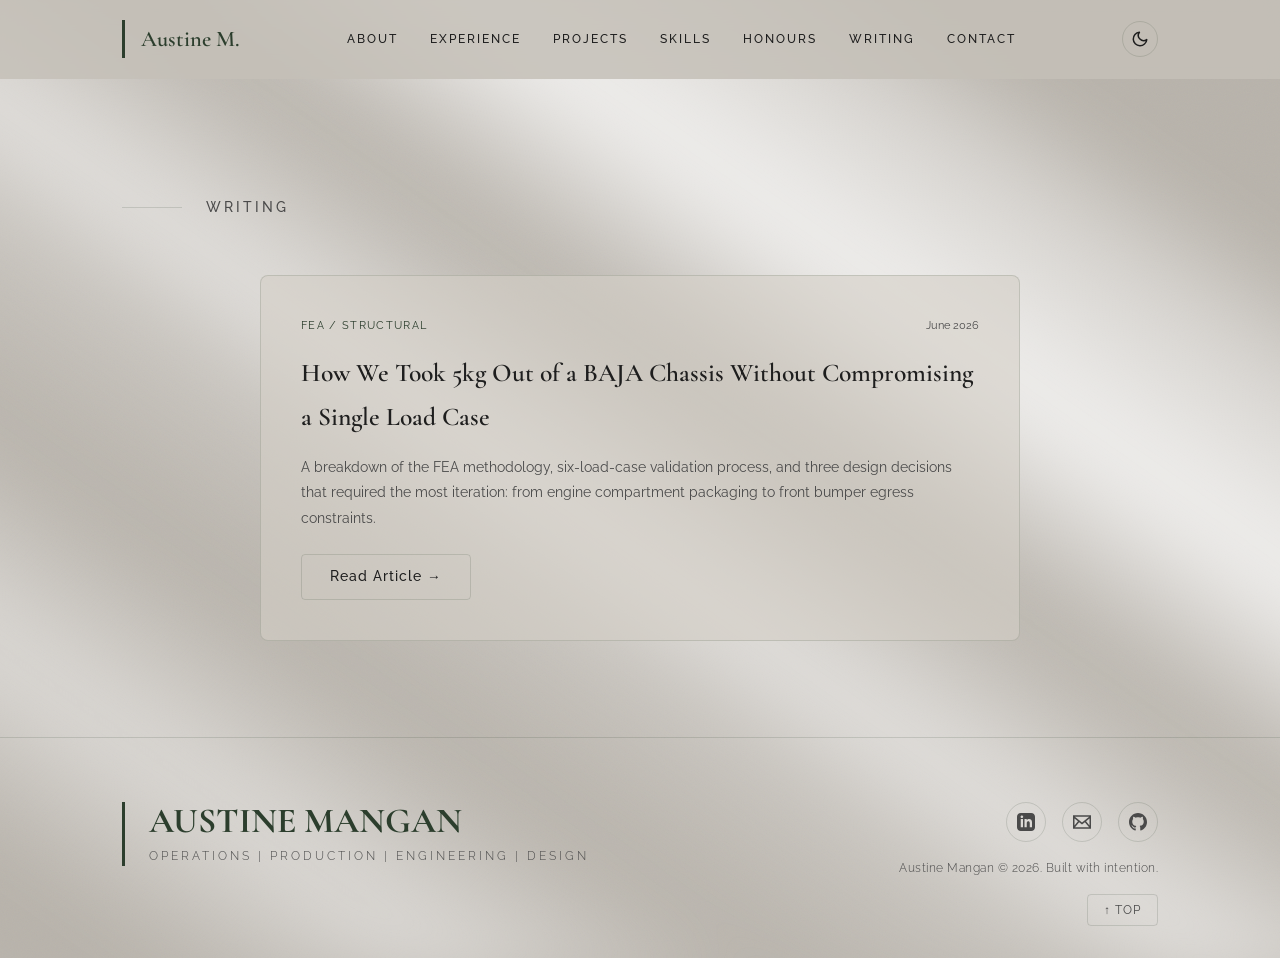
<file: writing.html>
<!DOCTYPE html>
<html lang="en" data-theme="light">
<head>
    <meta charset="UTF-8">
    <meta name="viewport" content="width=device-width, initial-scale=1.0">
    <title>Austine Mangan | Graduate Mechanical Engineer | Operations & Production</title>
    <meta name="description" content="Operations & Production candidate (Mechanical Engineering). Combines analytical rigour with hands-on execution. Directed 400 volunteers and conducted 200 delegate conference 15% under budget.">
    <link rel="stylesheet" href="style.css">
    <link rel="icon" type="image/png" href="images/Portfolio/favicon.png">
</head>
<body>

    <!-- Navigation -->
    <nav>
        <div class="nav-container">
            <a href="index.html#" class="logo">Austine M.</a>
            <div class="nav-links" id="nav-links">
                <a href="index.html#about">About</a>
                <a href="index.html#experience">Experience</a>
                <a href="index.html#projects">Projects</a>
                <a href="index.html#skills">Skills</a>
                <a href="index.html#honours">Honours</a>
                <a href="writing.html" class="active">WRITING</a>
                <a href="index.html#contact">Contact</a>
            </div>
            <button class="theme-toggle" id="theme-toggle" aria-label="Toggle theme">
                <!-- Sun icon (shown in dark mode) -->
                <svg id="icon-sun" viewBox="0 0 24 24" style="display:none;"><circle cx="12" cy="12" r="5"/><line x1="12" y1="1" x2="12" y2="3"/><line x1="12" y1="21" x2="12" y2="23"/><line x1="4.22" y1="4.22" x2="5.64" y2="5.64"/><line x1="18.36" y1="18.36" x2="19.78" y2="19.78"/><line x1="1" y1="12" x2="3" y2="12"/><line x1="21" y1="12" x2="23" y2="12"/><line x1="4.22" y1="19.78" x2="5.64" y2="18.36"/><line x1="18.36" y1="5.64" x2="19.78" y2="4.22"/></svg>
                <!-- Moon icon (shown in light mode) -->
                <svg id="icon-moon" viewBox="0 0 24 24"><path d="M21 12.79A9 9 0 1 1 11.21 3 7 7 0 0 0 21 12.79z"/></svg>
            </button>
            <button class="menu-btn" id="menu-btn" aria-label="Menu">
                <svg viewBox="0 0 24 24"><line x1="3" y1="6" x2="21" y2="6"/><line x1="3" y1="12" x2="21" y2="12"/><line x1="3" y1="18" x2="21" y2="18"/></svg>
            </button>
        </div>
    </nav>

    
    <main style="padding-top: 100px;">
        <section class="fade-in-section">
            <div class="container">
                <div class="section-header">
                    <h2>WRITING</h2>
                </div>
                <div class="writing-grid">
                  <article class="writing-card fade-in-section">
                    <div class="writing-card-meta">
                      <span class="writing-tag">FEA / STRUCTURAL</span>
                      <span class="writing-date">June 2026</span>
                    </div>
                    <h2 class="writing-card-title">How We Took 5kg Out of a BAJA Chassis Without Compromising a Single Load Case</h2>
                    <p class="writing-card-excerpt">A breakdown of the FEA methodology, six-load-case validation process, and three design decisions that required the most iteration: from engine compartment packaging to front bumper egress constraints.</p>
                    <a href="writing/baja-chassis-fea.html" class="btn-secondary">Read Article →</a>
                  </article>
                </div>
            </div>
        </section>
    </main>
<!-- Footer -->
    <footer>
        <div class="footer-content">
            <div class="footer-brand">
                <p class="footer-name">AUSTINE MANGAN</p>
                <p class="footer-subtitle">OPERATIONS  |  PRODUCTION  |  ENGINEERING  |  DESIGN</p>
            </div>
            <div class="footer-right">
                <div class="footer-links">
                    <a href="https://www.linkedin.com/in/austinemangan005" target="_blank" rel="noopener" aria-label="LinkedIn">
                        <svg viewBox="0 0 24 24"><path d="M19 0h-14c-2.761 0-5 2.239-5 5v14c0 2.761 2.239 5 5 5h14c2.762 0 5-2.239 5-5v-14c0-2.761-2.238-5-5-5zm-11 19h-3v-11h3v11zm-1.5-12.268c-.966 0-1.75-.79-1.75-1.764s.784-1.764 1.75-1.764 1.75.79 1.75 1.764-.783 1.764-1.75 1.764zm13.5 12.268h-3v-5.604c0-3.368-4-3.113-4 0v5.604h-3v-11h3v1.765c1.396-2.586 7-2.777 7 2.476v6.759z"/></svg>
                    </a>
                    <a href="mailto:austinemangan2003@gmail.com" aria-label="Email">
                        <svg viewBox="0 0 24 24"><path d="M0 3v18h24v-18h-24zm6.623 7.929l-4.623 5.712v-9.458l4.623 3.746zm-4.141-5.929h19.035l-9.517 7.713-9.518-7.713zm5.694 7.188l3.824 3.099 3.83-3.104 5.612 6.817h-18.779l5.513-6.812zm9.208-1.264l4.616-3.741v9.348l-4.616-5.607z"/></svg>
                    </a>
                    <a href="https://github.com/austinemangan" target="_blank" rel="noopener" aria-label="GitHub">
                        <svg viewBox="0 0 24 24"><path d="M12 0c-6.626 0-12 5.373-12 12 0 5.302 3.438 9.8 8.207 11.387.599.111.793-.261.793-.577v-2.234c-3.338.726-4.033-1.416-4.033-1.416-.546-1.387-1.333-1.756-1.333-1.756-1.089-.745.083-.729.083-.729 1.205.084 1.839 1.237 1.839 1.237 1.07 1.834 2.807 1.304 3.492.997.107-.775.418-1.305.762-1.604-2.665-.305-5.467-1.334-5.467-5.931 0-1.311.469-2.381 1.236-3.221-.124-.303-.535-1.524.117-3.176 0 0 1.008-.322 3.301 1.23.957-.266 1.983-.399 3.003-.404 1.02.005 2.047.138 3.006.404 2.291-1.552 3.297-1.23 3.297-1.23.653 1.653.242 2.874.118 3.176.77.84 1.235 1.911 1.235 3.221 0 4.609-2.807 5.624-5.479 5.921.43.372.823 1.102.823 2.222v3.293c0 .319.192.694.801.576 4.765-1.589 8.199-6.086 8.199-11.386 0-6.627-5.373-12-12-12z"/></svg>
                    </a>
                </div>
                <span class="footer-copyright">Austine Mangan © 2026. Built with intention.</span>
                <button class="back-to-top" id="back-to-top" aria-label="Back to Top">↑ Top</button>
            </div>
        </div>
    </footer>

    <script src="script.js"></script>
</body>
</html>
</file>
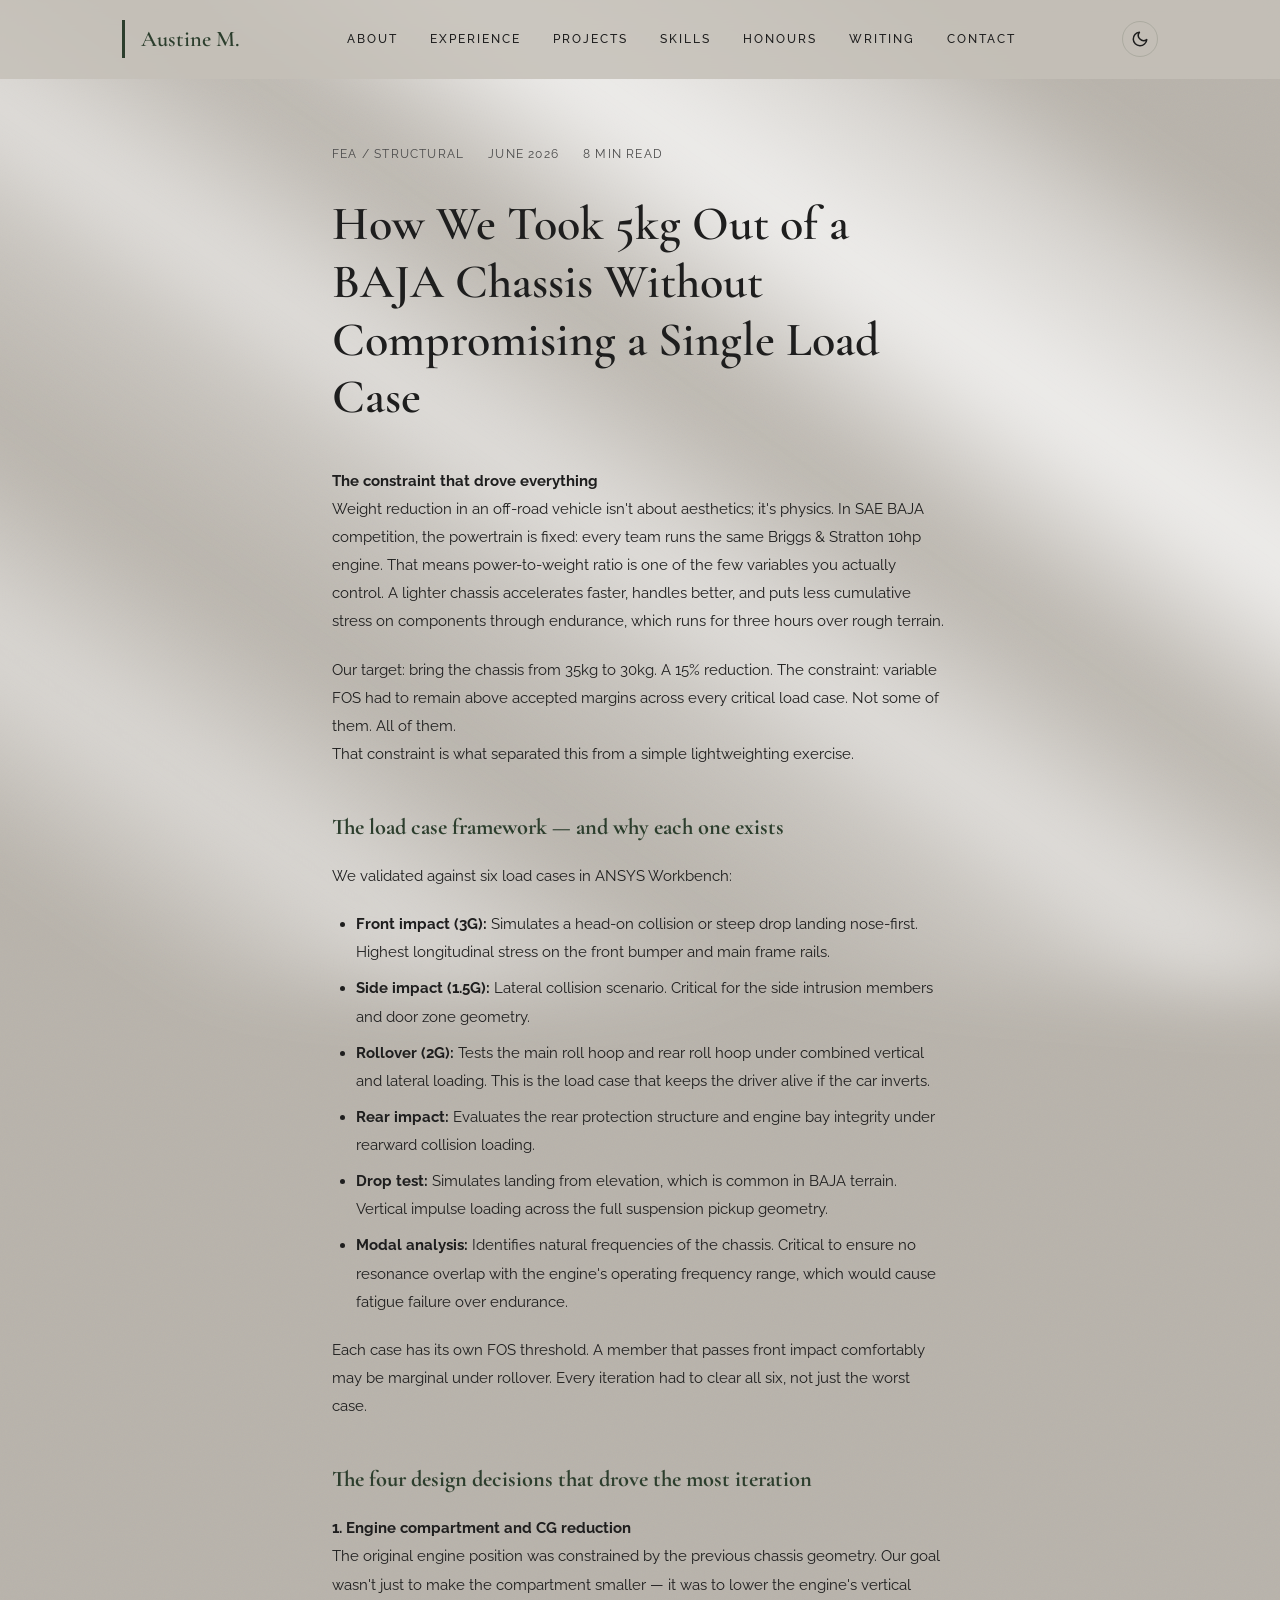
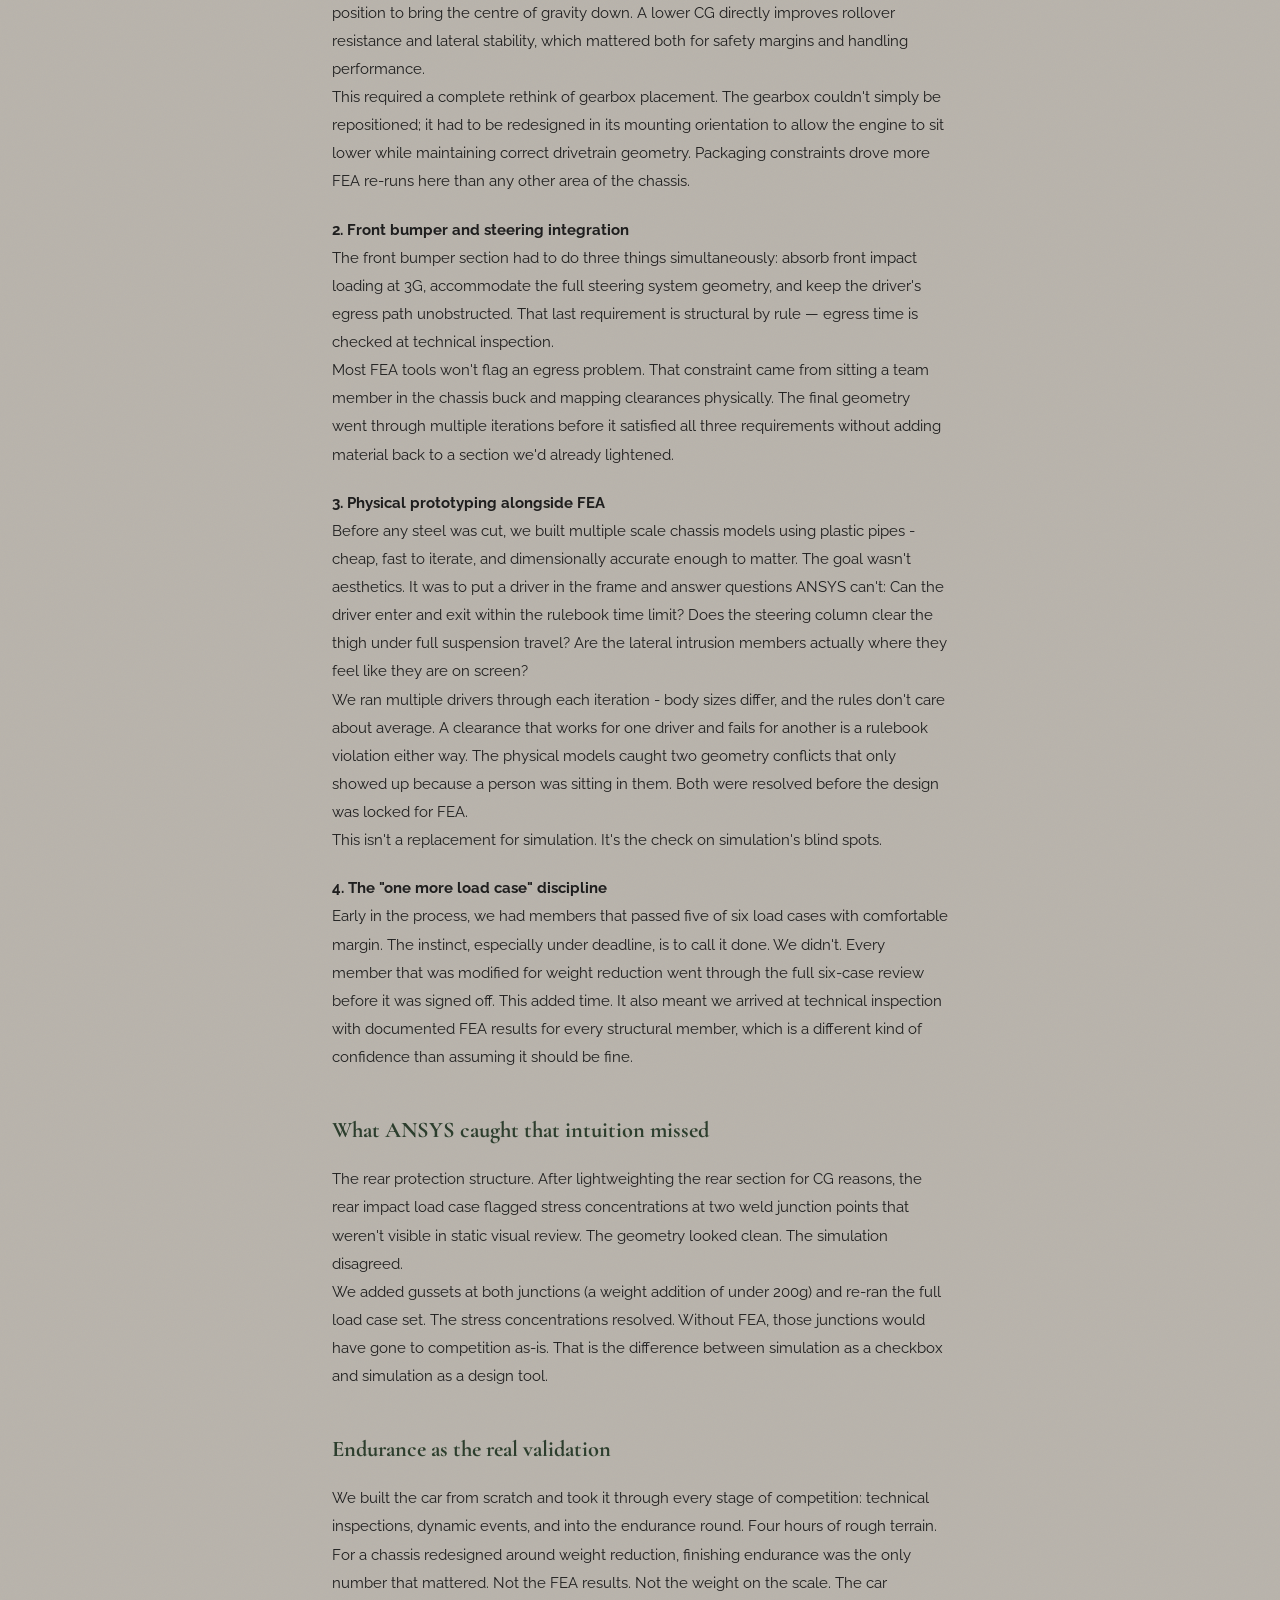
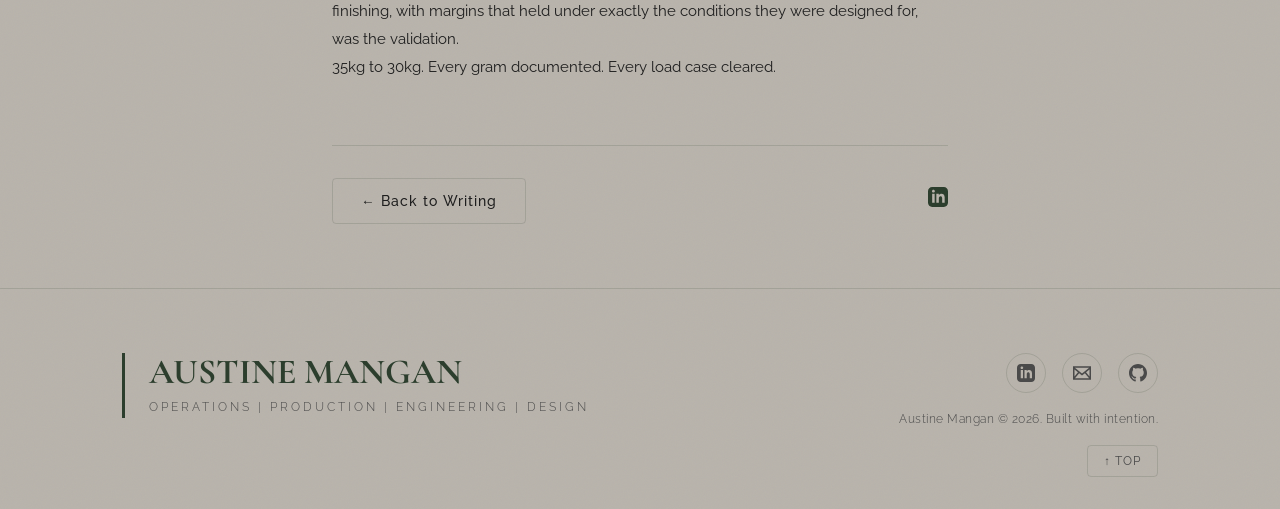
<file: writing/baja-chassis-fea.html>
<!DOCTYPE html>
<html lang="en" data-theme="light">
<head>
    <meta charset="UTF-8">
    <meta name="viewport" content="width=device-width, initial-scale=1.0">
    <title>Austine Mangan | Graduate Mechanical Engineer | Operations & Production</title>
    <meta name="description" content="Operations & Production candidate (Mechanical Engineering). Combines analytical rigour with hands-on execution. Directed 400 volunteers and conducted 200 delegate conference 15% under budget.">
    <link rel="stylesheet" href="../style.css">
    <link rel="icon" type="image/png" href="../images/Portfolio/favicon.png">
</head>
<body>

    <!-- Navigation -->
    <nav>
        <div class="nav-container">
            <a href="../index.html#" class="logo">Austine M.</a>
            <div class="nav-links" id="nav-links">
                <a href="../index.html#about">About</a>
                <a href="../index.html#experience">Experience</a>
                <a href="../index.html#projects">Projects</a>
                <a href="../index.html#skills">Skills</a>
                <a href="../index.html#honours">Honours</a>
                <a href="../writing.html" class="active">WRITING</a>
                <a href="../index.html#contact">Contact</a>
            </div>
            <button class="theme-toggle" id="theme-toggle" aria-label="Toggle theme">
                <!-- Sun icon (shown in dark mode) -->
                <svg id="icon-sun" viewBox="0 0 24 24" style="display:none;"><circle cx="12" cy="12" r="5"/><line x1="12" y1="1" x2="12" y2="3"/><line x1="12" y1="21" x2="12" y2="23"/><line x1="4.22" y1="4.22" x2="5.64" y2="5.64"/><line x1="18.36" y1="18.36" x2="19.78" y2="19.78"/><line x1="1" y1="12" x2="3" y2="12"/><line x1="21" y1="12" x2="23" y2="12"/><line x1="4.22" y1="19.78" x2="5.64" y2="18.36"/><line x1="18.36" y1="5.64" x2="19.78" y2="4.22"/></svg>
                <!-- Moon icon (shown in light mode) -->
                <svg id="icon-moon" viewBox="0 0 24 24"><path d="M21 12.79A9 9 0 1 1 11.21 3 7 7 0 0 0 21 12.79z"/></svg>
            </button>
            <button class="menu-btn" id="menu-btn" aria-label="Menu">
                <svg viewBox="0 0 24 24"><line x1="3" y1="6" x2="21" y2="6"/><line x1="3" y1="12" x2="21" y2="12"/><line x1="3" y1="18" x2="21" y2="18"/></svg>
            </button>
        </div>
    </nav>

    
<main style="padding-top: 80px;">
  <div class="article-container fade-in-section">
    <div class="article-header-meta">
      <span>FEA / STRUCTURAL</span>
      <span>June 2026</span>
      <span>8 min read</span>
    </div>
    <h1 class="article-title">How We Took 5kg Out of a BAJA Chassis Without Compromising a Single Load Case</h1>
    <div class="article-body">
      <p><strong>The constraint that drove everything</strong><br>
      Weight reduction in an off-road vehicle isn't about aesthetics; it's physics. In SAE BAJA competition, the powertrain is fixed: every team runs the same Briggs &amp; Stratton 10hp engine. That means power-to-weight ratio is one of the few variables you actually control. A lighter chassis accelerates faster, handles better, and puts less cumulative stress on components through endurance, which runs for three hours over rough terrain.</p>
      
      <p>Our target: bring the chassis from 35kg to 30kg. A 15% reduction. The constraint: variable FOS had to remain above accepted margins across every critical load case. Not some of them. All of them.<br>
      That constraint is what separated this from a simple lightweighting exercise.</p>

      <h2>The load case framework — and why each one exists</h2>
      <p>We validated against six load cases in ANSYS Workbench:</p>
      <ul>
        <li><strong>Front impact (3G):</strong> Simulates a head-on collision or steep drop landing nose-first. Highest longitudinal stress on the front bumper and main frame rails.</li>
        <li><strong>Side impact (1.5G):</strong> Lateral collision scenario. Critical for the side intrusion members and door zone geometry.</li>
        <li><strong>Rollover (2G):</strong> Tests the main roll hoop and rear roll hoop under combined vertical and lateral loading. This is the load case that keeps the driver alive if the car inverts.</li>
        <li><strong>Rear impact:</strong> Evaluates the rear protection structure and engine bay integrity under rearward collision loading.</li>
        <li><strong>Drop test:</strong> Simulates landing from elevation, which is common in BAJA terrain. Vertical impulse loading across the full suspension pickup geometry.</li>
        <li><strong>Modal analysis:</strong> Identifies natural frequencies of the chassis. Critical to ensure no resonance overlap with the engine's operating frequency range, which would cause fatigue failure over endurance.</li>
      </ul>
      <p>Each case has its own FOS threshold. A member that passes front impact comfortably may be marginal under rollover. Every iteration had to clear all six, not just the worst case.</p>

      <h2>The four design decisions that drove the most iteration</h2>
      <p><strong>1. Engine compartment and CG reduction</strong><br>
      The original engine position was constrained by the previous chassis geometry. Our goal wasn't just to make the compartment smaller — it was to lower the engine's vertical position to bring the centre of gravity down. A lower CG directly improves rollover resistance and lateral stability, which mattered both for safety margins and handling performance.<br>
      This required a complete rethink of gearbox placement. The gearbox couldn't simply be repositioned; it had to be redesigned in its mounting orientation to allow the engine to sit lower while maintaining correct drivetrain geometry. Packaging constraints drove more FEA re-runs here than any other area of the chassis.</p>

      <p><strong>2. Front bumper and steering integration</strong><br>
      The front bumper section had to do three things simultaneously: absorb front impact loading at 3G, accommodate the full steering system geometry, and keep the driver's egress path unobstructed. That last requirement is structural by rule — egress time is checked at technical inspection.<br>
      Most FEA tools won't flag an egress problem. That constraint came from sitting a team member in the chassis buck and mapping clearances physically. The final geometry went through multiple iterations before it satisfied all three requirements without adding material back to a section we'd already lightened.</p>

      <p><strong>3. Physical prototyping alongside FEA</strong><br>
      Before any steel was cut, we built multiple scale chassis models using plastic pipes - cheap, fast to iterate, and dimensionally accurate enough to matter. The goal wasn't aesthetics. It was to put a driver in the frame and answer questions ANSYS can't: Can the driver enter and exit within the rulebook time limit? Does the steering column clear the thigh under full suspension travel? Are the lateral intrusion members actually where they feel like they are on screen?<br>
      We ran multiple drivers through each iteration - body sizes differ, and the rules don't care about average. A clearance that works for one driver and fails for another is a rulebook violation either way. The physical models caught two geometry conflicts that only showed up because a person was sitting in them. Both were resolved before the design was locked for FEA.<br>
      This isn't a replacement for simulation. It's the check on simulation's blind spots.</p>

      <p><strong>4. The "one more load case" discipline</strong><br>
      Early in the process, we had members that passed five of six load cases with comfortable margin. The instinct, especially under deadline, is to call it done. We didn't. Every member that was modified for weight reduction went through the full six-case review before it was signed off. This added time. It also meant we arrived at technical inspection with documented FEA results for every structural member, which is a different kind of confidence than assuming it should be fine.</p>

      <h2>What ANSYS caught that intuition missed</h2>
      <p>The rear protection structure. After lightweighting the rear section for CG reasons, the rear impact load case flagged stress concentrations at two weld junction points that weren't visible in static visual review. The geometry looked clean. The simulation disagreed.<br>
      We added gussets at both junctions (a weight addition of under 200g) and re-ran the full load case set. The stress concentrations resolved. Without FEA, those junctions would have gone to competition as-is. That is the difference between simulation as a checkbox and simulation as a design tool.</p>

      <h2>Endurance as the real validation</h2>
      <p>We built the car from scratch and took it through every stage of competition: technical inspections, dynamic events, and into the endurance round. Four hours of rough terrain.<br>
      For a chassis redesigned around weight reduction, finishing endurance was the only number that mattered. Not the FEA results. Not the weight on the scale. The car finishing, with margins that held under exactly the conditions they were designed for, was the validation.<br>
      35kg to 30kg. Every gram documented. Every load case cleared.</p>
    </div>
    <div class="article-footer">
      <a href="../writing.html" class="btn-secondary">← Back to Writing</a>
      <a href="https://www.linkedin.com/in/austinemangan005/" target="_blank" rel="noopener noreferrer" aria-label="LinkedIn">
        <svg viewBox="0 0 24 24" style="width: 20px; height: 20px; fill: currentColor;"><path d="M19 0h-14c-2.761 0-5 2.239-5 5v14c0 2.761 2.239 5 5 5h14c2.762 0 5-2.239 5-5v-14c0-2.761-2.238-5-5-5zm-11 19h-3v-11h3v11zm-1.5-12.268c-.966 0-1.75-.79-1.75-1.764s.784-1.764 1.75-1.764 1.75.79 1.75 1.764-.783 1.764-1.75 1.764zm13.5 12.268h-3v-5.604c0-3.368-4-3.113-4 0v5.604h-3v-11h3v1.765c1.396-2.586 7-2.777 7 2.476v6.759z"/></svg>
      </a>
    </div>
  </div>
</main>
<!-- Footer -->
    <footer>
        <div class="footer-content">
            <div class="footer-brand">
                <p class="footer-name">AUSTINE MANGAN</p>
                <p class="footer-subtitle">OPERATIONS  |  PRODUCTION  |  ENGINEERING  |  DESIGN</p>
            </div>
            <div class="footer-right">
                <div class="footer-links">
                    <a href="https://www.linkedin.com/in/austinemangan005" target="_blank" rel="noopener" aria-label="LinkedIn">
                        <svg viewBox="0 0 24 24"><path d="M19 0h-14c-2.761 0-5 2.239-5 5v14c0 2.761 2.239 5 5 5h14c2.762 0 5-2.239 5-5v-14c0-2.761-2.238-5-5-5zm-11 19h-3v-11h3v11zm-1.5-12.268c-.966 0-1.75-.79-1.75-1.764s.784-1.764 1.75-1.764 1.75.79 1.75 1.764-.783 1.764-1.75 1.764zm13.5 12.268h-3v-5.604c0-3.368-4-3.113-4 0v5.604h-3v-11h3v1.765c1.396-2.586 7-2.777 7 2.476v6.759z"/></svg>
                    </a>
                    <a href="mailto:austinemangan2003@gmail.com" aria-label="Email">
                        <svg viewBox="0 0 24 24"><path d="M0 3v18h24v-18h-24zm6.623 7.929l-4.623 5.712v-9.458l4.623 3.746zm-4.141-5.929h19.035l-9.517 7.713-9.518-7.713zm5.694 7.188l3.824 3.099 3.83-3.104 5.612 6.817h-18.779l5.513-6.812zm9.208-1.264l4.616-3.741v9.348l-4.616-5.607z"/></svg>
                    </a>
                    <a href="https://github.com/austinemangan" target="_blank" rel="noopener" aria-label="GitHub">
                        <svg viewBox="0 0 24 24"><path d="M12 0c-6.626 0-12 5.373-12 12 0 5.302 3.438 9.8 8.207 11.387.599.111.793-.261.793-.577v-2.234c-3.338.726-4.033-1.416-4.033-1.416-.546-1.387-1.333-1.756-1.333-1.756-1.089-.745.083-.729.083-.729 1.205.084 1.839 1.237 1.839 1.237 1.07 1.834 2.807 1.304 3.492.997.107-.775.418-1.305.762-1.604-2.665-.305-5.467-1.334-5.467-5.931 0-1.311.469-2.381 1.236-3.221-.124-.303-.535-1.524.117-3.176 0 0 1.008-.322 3.301 1.23.957-.266 1.983-.399 3.003-.404 1.02.005 2.047.138 3.006.404 2.291-1.552 3.297-1.23 3.297-1.23.653 1.653.242 2.874.118 3.176.77.84 1.235 1.911 1.235 3.221 0 4.609-2.807 5.624-5.479 5.921.43.372.823 1.102.823 2.222v3.293c0 .319.192.694.801.576 4.765-1.589 8.199-6.086 8.199-11.386 0-6.627-5.373-12-12-12z"/></svg>
                    </a>
                </div>
                <span class="footer-copyright">Austine Mangan © 2026. Built with intention.</span>
                <button class="back-to-top" id="back-to-top" aria-label="Back to Top">↑ Top</button>
            </div>
        </div>
    </footer>

    <script src="../script.js"></script>
</body>
</html>
</file>
<file: style.css>
/* ============================================================
   Google Fonts
   ============================================================ */
@import url('https://fonts.googleapis.com/css2?family=Cormorant+Garamond:ital,wght@0,400;0,500;0,600;0,700;1,400;1,500;1,600;1,700&family=Raleway:ital,wght@0,300;0,400;0,500;0,600;0,700;1,300;1,400&display=swap');

/* ============================================================
   CSS Custom Properties
   ============================================================ */
:root {
  /* Colour Palette - extracted from LinkedIn banner & suit */
  --green-primary: #2C3E2D;
  --green-dark: #1E2B1F;
  --green-light: #3A5240;
  --green-hover: #1A251B;
  --stone-bg: #B8B3AB;
  --stone-light: #C5C0B8;
  --stone-dark: #A5A098;
  --cream: #F5F0EB;
  --cream-dark: #E8E2DB;
  --charcoal: #1E1E1E;
  --charcoal-soft: #4A4A4A;

  /* Semantic tokens */
  --bg-primary: var(--stone-bg);
  --bg-secondary: var(--stone-light);
  --bg-card: rgba(212, 207, 199, 0.6);
  --text-primary: var(--charcoal);
  --text-secondary: var(--charcoal-soft);
  --accent: var(--green-primary);
  --accent-hover: var(--green-dark);
  --border-color: rgba(44, 62, 45, 0.15);
  --nav-bg: rgba(197, 192, 184, 0.85);

  /* Typography */
  --font-serif: 'Cormorant Garamond', 'Georgia', serif;
  --font-sans: 'Raleway', 'Helvetica Neue', sans-serif;

  /* Layout */
  --content-width: 1100px;
  --border-radius: 8px;
  --transition: all 0.35s cubic-bezier(0.165, 0.84, 0.44, 1);

  /* The vertical rule motif thickness */
  --rule-width: 3px;
}

/* Dark mode */
[data-theme="dark"] {
  --bg-primary: #1A1A1A;
  --bg-secondary: #242424;
  --bg-card: rgba(36, 36, 36, 0.8);
  --text-primary: var(--cream);
  --text-secondary: #A0A0A0;
  --accent: #7FA882;
  --accent-hover: #9CC49E;
  --border-color: rgba(127, 168, 130, 0.2);
  --nav-bg: rgba(26, 26, 26, 0.9);
}

/* ============================================================
   Reset & Base
   ============================================================ */
*,
*::before,
*::after {
  box-sizing: border-box;
  margin: 0;
  padding: 0;
}

html {
  scroll-behavior: smooth;
}

body {
  position: relative;
  z-index: 0;
  font-family: var(--font-sans);
  background-color: var(--bg-primary);
  background-image: url("data:image/svg+xml,%3Csvg viewBox='0 0 256 256' xmlns='http://www.w3.org/2000/svg'%3E%3Cfilter id='noise'%3E%3CfeTurbulence type='fractalNoise' baseFrequency='0.9' numOctaves='4' stitchTiles='stitch'/%3E%3C/filter%3E%3Crect width='100%25' height='100%25' filter='url(%23noise)' opacity='0.04'/%3E%3C/svg%3E");
  background-repeat: repeat;
  background-size: 256px 256px;
  color: var(--text-primary);
  line-height: 1.7;
}

/* Sunlight overlay effect */
body::before {
  content: '';
  position: fixed;
  top: -10%;
  left: -10%;
  width: 120vw;
  height: 120vh;
  pointer-events: none;
  z-index: -1;
  background: linear-gradient(
    215deg,
    rgba(255, 255, 255, 0) 20%,
    rgba(255, 255, 255, 0.4) 25%,
    rgba(255, 255, 255, 0.8) 35%,
    rgba(255, 255, 255, 0) 45%,
    rgba(255, 255, 255, 0.6) 55%,
    rgba(255, 255, 255, 0.25) 60%,
    rgba(255, 255, 255, 0) 70%,
    rgba(255, 255, 255, 0.5) 80%,
    rgba(255, 255, 255, 0) 90%
  );
  filter: blur(35px);
  mix-blend-mode: normal;
  opacity: 1;
  transition: opacity 0.4s ease;
}

[data-theme="dark"] body::before {
  opacity: 0.15;
}

h1, h2, h3, h4, h5, h6 {
  font-family: var(--font-serif);
}

a {
  color: var(--accent);
  transition: color 0.3s ease;
}

a:hover {
  color: var(--accent-hover);
}

img {
  max-width: 100%;
  display: block;
}

/* ============================================================
   Layout
   ============================================================ */
.container {
  max-width: var(--content-width);
  margin: 0 auto;
  padding: 0 2rem;
}

section {
  padding: 6rem 0;
}

/* ============================================================
   Section Headers
   ============================================================ */
.section-header {
  display: flex;
  align-items: center;
  gap: 1.5rem;
  margin-bottom: 3.5rem;
}

.section-header::before {
  content: '';
  flex: 1;
  height: 1px;
  background: var(--border-color);
  max-width: 60px;
}

.section-header h2 {
  font-family: var(--font-sans);
  font-size: 0.85rem;
  font-weight: 500;
  letter-spacing: 3px;
  text-transform: uppercase;
  color: var(--text-secondary);
  margin: 0;
  white-space: nowrap;
}

/* ============================================================
   Navigation
   ============================================================ */
nav {
  position: fixed;
  top: 0;
  width: 100%;
  padding: 1.25rem 0;
  background: var(--nav-bg);
  backdrop-filter: blur(12px);
  -webkit-backdrop-filter: blur(12px);
  z-index: 1000;
  border-bottom: 1px solid transparent;
  transition: padding 0.3s ease, border-bottom 0.3s ease, box-shadow 0.3s ease;
}

nav.scrolled {
  padding: 0.75rem 0;
  border-bottom: 1px solid var(--border-color);
  box-shadow: 0 2px 20px rgba(0, 0, 0, 0.06);
}

.nav-container {
  display: flex;
  justify-content: space-between;
  align-items: center;
  max-width: var(--content-width);
  margin: 0 auto;
  padding: 0 2rem;
}

.logo {
  font-family: var(--font-serif);
  font-size: 1.4rem;
  font-weight: 600;
  color: var(--accent);
  text-decoration: none;
  padding-left: 1rem;
  border-left: var(--rule-width) solid var(--accent);
}

.nav-links {
  display: flex;
  align-items: center;
  gap: 2rem;
}

.nav-links a {
  font-family: var(--font-sans);
  font-size: 0.75rem;
  font-weight: 500;
  letter-spacing: 2px;
  text-transform: uppercase;
  color: var(--text-primary);
  text-decoration: none;
  transition: color 0.3s ease;
  position: relative;
}

.nav-links a::after {
  content: '';
  position: absolute;
  bottom: -4px;
  left: 0;
  width: 0;
  height: 2px;
  background: var(--accent);
  transition: width 0.3s ease;
}

.nav-links a:hover::after,
.nav-links a.active::after {
  width: 100%;
}

.nav-links a:hover {
  color: var(--accent);
}

/* ============================================================
   Theme Toggle
   ============================================================ */
.theme-toggle {
  background: none;
  border: 1px solid var(--border-color);
  color: var(--text-primary);
  width: 36px;
  height: 36px;
  border-radius: 50%;
  cursor: pointer;
  display: flex;
  align-items: center;
  justify-content: center;
  transition: var(--transition);
}

.theme-toggle:hover {
  border-color: var(--accent);
  color: var(--accent);
}

.theme-toggle svg {
  width: 18px;
  height: 18px;
  fill: none;
  stroke: currentColor;
  stroke-width: 2;
  stroke-linecap: round;
  stroke-linejoin: round;
}

/* ============================================================
   Mobile Menu Button
   ============================================================ */
.menu-btn {
  display: none;
  background: none;
  border: none;
  color: var(--text-primary);
  cursor: pointer;
  padding: 0.5rem;
}

.menu-btn svg {
  width: 24px;
  height: 24px;
  stroke: currentColor;
  stroke-width: 2;
  fill: none;
}

/* ============================================================
   Hero Section
   ============================================================ */
.hero {
  min-height: 100vh;
  display: flex;
  align-items: center;
  padding-top: 120px;
  padding-bottom: 4rem;
  overflow: hidden;
}

.hero-container {
  display: grid;
  grid-template-columns: 1.1fr 0.9fr;
  gap: 4rem;
  align-items: center;
  max-width: var(--content-width);
  margin: 0 auto;
  padding: 0 2rem;
}

.hero-text {
  display: flex;
  flex-direction: column;
}

.hero-name {
  font-family: var(--font-serif);
  font-size: 3.8rem;
  font-weight: 700;
  color: var(--accent);
  line-height: 1.05;
  margin-bottom: 0.75rem;
  padding-left: 1.5rem;
  border-left: var(--rule-width) solid var(--accent);
}

.hero-title {
  font-family: var(--font-sans);
  font-size: 0.85rem;
  font-weight: 400;
  letter-spacing: 3.5px;
  text-transform: uppercase;
  color: var(--text-secondary);
  margin-bottom: 2rem;
  padding-left: 1.5rem;
}

.hero-tagline {
  font-family: var(--font-serif);
  font-size: 1.25rem;
  font-style: italic;
  color: var(--text-secondary);
  line-height: 1.7;
  margin-bottom: 2.5rem;
  max-width: 520px;
}

.hero-actions {
  display: flex;
  align-items: center;
  gap: 1.5rem;
}

.hero-photo {
  display: flex;
  justify-content: center;
  align-items: flex-end;
  position: relative;
  overflow: hidden;
  width: 100%;
  max-width: 380px;
  aspect-ratio: 1 / 1;
  border-radius: 50%;
  border: 4px solid var(--accent);
  margin: 0 auto;
}

.hero-photo img {
  width: 100%;
  height: 100%;
  object-fit: cover;
  object-position: top center;
  filter: contrast(1.02);
}

/* ============================================================
   Buttons
   ============================================================ */

/* Primary CTA - dark green fill, cream serif label */
.btn-primary {
  display: inline-flex;
  align-items: center;
  justify-content: center;
  gap: 0.5rem;
  padding: 0.85rem 2rem;
  background: var(--green-primary);
  color: var(--cream);
  font-family: var(--font-serif);
  font-size: 1rem;
  font-weight: 600;
  border: none;
  border-radius: 4px;
  cursor: pointer;
  text-decoration: none;
  transition: var(--transition);
  letter-spacing: 0.5px;
}

.btn-primary:hover {
  background: var(--green-dark);
  color: var(--cream);
  transform: translateY(-2px);
  box-shadow: 0 8px 24px rgba(44, 62, 45, 0.25);
}

[data-theme="dark"] .btn-primary {
  background: var(--green-primary);
  color: var(--cream);
}

[data-theme="dark"] .btn-primary:hover {
  background: var(--green-light);
}

/* LinkedIn icon link */
.btn-icon {
  display: inline-flex;
  align-items: center;
  justify-content: center;
  width: 44px;
  height: 44px;
  border: 1px solid var(--border-color);
  border-radius: 50%;
  color: var(--text-secondary);
  transition: var(--transition);
  text-decoration: none;
}

.btn-icon:hover {
  border-color: var(--accent);
  color: var(--accent);
  transform: translateY(-2px);
}

.btn-icon svg {
  width: 20px;
  height: 20px;
  fill: currentColor;
}

/* Secondary / outline button */
.btn-secondary {
  display: inline-flex;
  align-items: center;
  gap: 0.5rem;
  padding: 0.65rem 1.75rem;
  background: transparent;
  color: var(--text-primary);
  font-family: var(--font-sans);
  font-size: 0.85rem;
  font-weight: 500;
  letter-spacing: 1px;
  border: 1px solid var(--border-color);
  border-radius: 4px;
  cursor: pointer;
  text-decoration: none;
  transition: var(--transition);
}

.btn-secondary:hover {
  border-color: var(--accent);
  color: var(--accent);
  transform: translateY(-2px);
}

/* ============================================================
   About Section
   ============================================================ */
.about-content {
  max-width: 800px;
}

.about-text {
  font-size: 1.1rem;
  color: var(--text-secondary);
  line-height: 1.8;
  margin-bottom: 1.5rem;
}

.about-text:last-of-type {
  margin-bottom: 0;
}

.about-text strong {
  color: var(--text-primary);
  font-weight: 600;
}

/* Stats row */
.stats-row {
  display: grid;
  grid-template-columns: repeat(4, 1fr);
  gap: 1.5rem;
  margin-top: 3.5rem;
}

.stat-card {
  text-align: center;
  padding: 1.75rem 1rem;
  background: var(--bg-card);
  backdrop-filter: blur(8px);
  border: 1px solid var(--border-color);
  border-radius: var(--border-radius);
  border-top: var(--rule-width) solid var(--accent);
  transition: var(--transition);
}

.stat-card:hover {
  transform: translateY(-4px);
  box-shadow: 0 8px 24px rgba(0, 0, 0, 0.08);
}

.stat-number {
  font-family: var(--font-serif);
  font-size: 2rem;
  font-weight: 700;
  color: var(--accent);
  display: block;
  margin-bottom: 0.5rem;
}

.stat-label {
  font-family: var(--font-sans);
  font-size: 0.78rem;
  font-weight: 500;
  letter-spacing: 1px;
  text-transform: uppercase;
  color: var(--text-secondary);
}

/* ============================================================
   Experience & Project Cards (shared card style)
   ============================================================ */
.cards-grid {
  display: grid;
  grid-template-columns: repeat(2, 1fr);
  gap: 2rem;
}

.card {
  background: var(--bg-card);
  backdrop-filter: blur(8px);
  border: 1px solid var(--border-color);
  border-left: var(--rule-width) solid var(--accent);
  border-radius: var(--border-radius);
  overflow: hidden;
  transition: var(--transition);
  display: flex;
  flex-direction: column;
}

.card:hover {
  transform: translateY(-5px);
  box-shadow: 0 12px 32px rgba(0, 0, 0, 0.1);
  border-left-color: var(--green-dark);
}

.card-image {
  height: 220px;
  background: var(--bg-secondary);
  overflow: hidden;
  position: relative;
}

.card-image img {
  width: 100%;
  height: 100%;
  object-fit: cover;
  transition: transform 0.5s ease;
}

.card:hover .card-image img {
  transform: scale(1.03);
}

/* Carousel within card images */
.card-image.carousel {
  position: relative;
}

.card-image.carousel img {
  position: absolute;
  top: 0;
  left: 0;
  width: 100%;
  height: 100%;
  object-fit: cover;
  opacity: 0;
  transition: opacity 1s ease-in-out;
}

.card-body {
  padding: 1.5rem;
  flex: 1;
  display: flex;
  flex-direction: column;
}

.card-meta {
  display: flex;
  align-items: baseline;
  flex-wrap: wrap;
  gap: 0.5rem;
  margin-bottom: 0.5rem;
}

.card-meta .card-org {
  font-family: var(--font-sans);
  font-size: 0.78rem;
  font-weight: 500;
  letter-spacing: 1px;
  text-transform: uppercase;
  color: var(--text-secondary);
}

/* Project category label — visible badge for recruiter scanning */
.project-category {
  display: inline-flex;
  align-items: center;
  gap: 0.35rem;
  padding: 0.2rem 0.6rem;
  border: 1px solid var(--accent);
  border-radius: 3px;
  color: var(--accent) !important;
  font-weight: 600 !important;
  font-size: 0.7rem !important;
  letter-spacing: 1.5px !important;
}

.project-category.design-eng::before {
  content: '◆';
  font-size: 0.5rem;
}

.card-meta .card-date {
  font-family: var(--font-sans);
  font-size: 0.75rem;
  color: var(--text-secondary);
  margin-left: auto;
}

.card-title {
  font-family: var(--font-serif);
  font-size: 1.3rem;
  font-weight: 600;
  color: var(--text-primary);
  margin-bottom: 0.75rem;
}

.card-desc {
  font-size: 0.95rem;
  color: var(--text-secondary);
  line-height: 1.7;
  margin-bottom: 1.25rem;
  flex: 1;
  text-align: justify;
}

.card-tags {
  display: flex;
  flex-wrap: wrap;
  gap: 0.5rem;
}

.tag {
  font-family: var(--font-sans);
  font-size: 0.72rem;
  font-weight: 500;
  letter-spacing: 0.5px;
  padding: 0.3rem 0.75rem;
  border: 1px solid var(--accent);
  border-radius: 4px;
  color: var(--accent);
  background: transparent;
  transition: var(--transition);
}

[data-theme="dark"] .tag {
  border-color: var(--accent);
  color: var(--accent);
}

.tag:hover {
  background: var(--accent);
  color: var(--cream);
}

/* ============================================================
   Featured Project Cards (full width, horizontal)
   ============================================================ */
.card.featured {
  grid-column: 1 / -1;
  flex-direction: row;
}

.card.featured .card-image {
  width: 45%;
  height: auto;
  min-height: 350px;
}

.card.featured .card-body {
  width: 55%;
  justify-content: center;
  padding: 2rem;
}

.card.featured .card-desc {
  font-size: 0.9rem;
}

/* ============================================================
   Show More Button
   ============================================================ */
.show-more-wrap {
  display: flex;
  justify-content: center;
  margin-top: 2.5rem;
}

.show-more-btn {
  display: inline-flex;
  align-items: center;
  gap: 0.5rem;
  padding: 0.6rem 1.75rem;
  font-family: var(--font-sans);
  font-size: 0.78rem;
  font-weight: 500;
  letter-spacing: 1.5px;
  text-transform: uppercase;
  color: var(--text-secondary);
  background: transparent;
  border: 1px solid var(--border-color);
  border-radius: 4px;
  cursor: pointer;
  transition: var(--transition);
}

.show-more-btn:hover {
  border-color: var(--accent);
  color: var(--accent);
}

.show-more-arrow {
  display: inline-block;
  transition: transform 0.3s ease;
  font-size: 0.85rem;
}

.show-more-btn.expanded .show-more-arrow {
  transform: rotate(180deg);
}

.exp-hidden {
  display: none !important;
}

/* ============================================================
   Skills Section
   ============================================================ */
.skills-section {
  /* single unified layout */
}

.skills-group {
  margin-bottom: 3rem;
}

.skills-group:last-child {
  margin-bottom: 0;
}

.skills-group-title {
  font-family: var(--font-sans);
  font-size: 0.78rem;
  font-weight: 600;
  letter-spacing: 2px;
  text-transform: uppercase;
  color: var(--accent);
  margin-bottom: 1.25rem;
  padding-left: 1rem;
  border-left: var(--rule-width) solid var(--accent);
}

.skills-grid {
  display: flex;
  flex-wrap: wrap;
  gap: 0.65rem;
}

.skill-tag {
  font-family: var(--font-sans);
  font-size: 0.85rem;
  font-weight: 400;
  padding: 0.55rem 1.1rem;
  background: var(--bg-card);
  border: 1px solid var(--border-color);
  border-radius: 4px;
  color: var(--text-primary);
  transition: var(--transition);
}

.skill-tag:hover {
  border-color: var(--accent);
  color: var(--accent);
  transform: translateY(-2px);
}

/* ============================================================
   Honours Section (Grid)
   ============================================================ */
.honours-grid {
  display: grid;
  grid-template-columns: repeat(2, 1fr);
  gap: 1.5rem;
}

.honour-card {
  background: var(--bg-card);
  backdrop-filter: blur(8px);
  border: 1px solid var(--border-color);
  border-left: var(--rule-width) solid var(--accent);
  border-radius: var(--border-radius);
  padding: 1.5rem;
  display: flex;
  flex-direction: column;
  gap: 1rem;
  transition: var(--transition);
}

.honour-card:hover {
  transform: translateY(-4px);
  box-shadow: 0 8px 24px rgba(0, 0, 0, 0.08);
}

.honour-header {
  display: flex;
  align-items: flex-start;
  gap: 1rem;
}

.honour-icon {
  width: 40px;
  height: 40px;
  min-width: 40px;
  border: 1.5px solid var(--accent);
  border-radius: 50%;
  display: flex;
  align-items: center;
  justify-content: center;
  color: var(--accent);
}

.honour-icon svg {
  width: 18px;
  height: 18px;
  stroke: currentColor;
  fill: none;
  stroke-width: 1.5;
  stroke-linecap: round;
  stroke-linejoin: round;
}

.honour-info h4 {
  font-family: var(--font-serif);
  font-size: 1.1rem;
  font-weight: 600;
  color: var(--text-primary);
  margin: 0 0 0.25rem;
}

.honour-info p {
  font-family: var(--font-sans);
  font-size: 0.85rem;
  color: var(--text-secondary);
  margin: 0;
}

.honour-card img {
  width: 100%;
  border-radius: var(--border-radius);
  border: 1px solid var(--border-color);
  object-fit: cover;
}

/* ============================================================
   Certifications Section
   ============================================================ */
.certs-grid {
  display: grid;
  grid-template-columns: repeat(auto-fill, minmax(280px, 1fr));
  gap: 1rem;
}

.cert-card {
  display: flex;
  align-items: center;
  gap: 1rem;
  padding: 1.25rem 1.5rem;
  background: var(--bg-card);
  border: 1px solid var(--border-color);
  border-left: var(--rule-width) solid var(--accent);
  border-radius: var(--border-radius);
  transition: var(--transition);
}

.cert-card:hover {
  transform: translateY(-3px);
  box-shadow: 0 6px 18px rgba(0, 0, 0, 0.07);
}

.cert-card.ongoing {
  border-left-style: dashed;
}

.cert-icon {
  width: 36px;
  height: 36px;
  min-width: 36px;
  border: 1.5px solid var(--accent);
  border-radius: 50%;
  display: flex;
  align-items: center;
  justify-content: center;
  color: var(--accent);
}

.cert-icon svg {
  width: 16px;
  height: 16px;
  stroke: currentColor;
  fill: none;
  stroke-width: 1.5;
}

.cert-info h4 {
  font-family: var(--font-sans);
  font-size: 0.95rem;
  font-weight: 600;
  color: var(--text-primary);
  margin: 0;
}

.cert-info p {
  font-family: var(--font-sans);
  font-size: 0.78rem;
  color: var(--text-secondary);
  margin: 0.15rem 0 0;
  font-style: italic;
}

/* ============================================================
   Contact Section
   ============================================================ */
.contact-container {
  max-width: 600px;
  margin: 0 auto;
}

.contact-form {
  display: flex;
  flex-direction: column;
  gap: 1.25rem;
  margin-bottom: 2rem;
}

.form-group {
  display: flex;
  flex-direction: column;
  gap: 0.4rem;
}

.form-group label {
  font-family: var(--font-sans);
  font-size: 0.78rem;
  font-weight: 500;
  letter-spacing: 1px;
  text-transform: uppercase;
  color: var(--text-secondary);
}

.form-control {
  padding: 0.85rem 1rem;
  background: var(--bg-card);
  border: 1px solid var(--border-color);
  border-radius: 4px;
  color: var(--text-primary);
  font-family: var(--font-sans);
  font-size: 1rem;
  transition: border-color 0.3s ease;
}

.form-control:focus {
  outline: none;
  border-color: var(--accent);
}

textarea.form-control {
  resize: vertical;
  min-height: 130px;
}

.contact-resume-block {
  text-align: center;
  margin-top: 2rem;
  margin-bottom: 2rem;
}

.contact-resume-label {
  font-family: var(--font-sans);
  font-size: 0.78rem;
  letter-spacing: 1.5px;
  text-transform: uppercase;
  color: var(--text-secondary);
  margin-bottom: 0.75rem;
}

.social-links {
  display: flex;
  justify-content: center;
  gap: 1.5rem;
  margin-top: 2.5rem;
}

.social-links a {
  display: inline-flex;
  align-items: center;
  justify-content: center;
  width: 44px;
  height: 44px;
  border: 1px solid var(--border-color);
  border-radius: 50%;
  color: var(--text-secondary);
  text-decoration: none;
  transition: var(--transition);
}

.social-links a:hover {
  border-color: var(--accent);
  color: var(--accent);
  transform: translateY(-2px);
}

.social-links svg {
  width: 20px;
  height: 20px;
  fill: currentColor;
}

/* ============================================================
   Footer - Mirror LinkedIn Banner
   ============================================================ */
footer {
  padding: 4rem 0 2rem;
  border-top: 1px solid var(--border-color);
}

.footer-content {
  display: flex;
  align-items: flex-start;
  gap: 3rem;
  max-width: var(--content-width);
  margin: 0 auto;
  padding: 0 2rem;
}

.footer-brand {
  padding-left: 1.5rem;
  border-left: var(--rule-width) solid var(--accent);
}

.footer-name {
  font-family: var(--font-serif);
  font-size: 2.2rem;
  font-weight: 700;
  color: var(--accent);
  margin: 0 0 0.35rem;
  line-height: 1.1;
}

.footer-subtitle {
  font-family: var(--font-sans);
  font-size: 0.75rem;
  font-weight: 300;
  letter-spacing: 3px;
  text-transform: uppercase;
  color: var(--text-secondary);
  margin: 0;
}

.footer-right {
  margin-left: auto;
  display: flex;
  flex-direction: column;
  align-items: flex-end;
  gap: 1rem;
}

.footer-links {
  display: flex;
  gap: 1rem;
}

.footer-links a {
  display: inline-flex;
  align-items: center;
  justify-content: center;
  width: 40px;
  height: 40px;
  border: 1px solid var(--border-color);
  border-radius: 50%;
  color: var(--text-secondary);
  text-decoration: none;
  transition: var(--transition);
}

.footer-links a:hover {
  border-color: var(--accent);
  color: var(--accent);
}

.footer-links svg {
  width: 18px;
  height: 18px;
  fill: currentColor;
}

.footer-copyright {
  font-family: var(--font-sans);
  font-size: 0.75rem;
  font-weight: 300;
  letter-spacing: 0.5px;
  color: var(--text-secondary);
}

.back-to-top {
  background: none;
  border: 1px solid var(--border-color);
  color: var(--text-secondary);
  font-family: var(--font-sans);
  font-size: 0.72rem;
  letter-spacing: 1px;
  text-transform: uppercase;
  cursor: pointer;
  padding: 0.5rem 1rem;
  border-radius: 4px;
  transition: var(--transition);
}

.back-to-top:hover {
  border-color: var(--accent);
  color: var(--accent);
}

/* ============================================================
   Scroll Fade Animation
   ============================================================ */
.fade-in-section {
  opacity: 0;
  transform: translateY(25px);
  visibility: hidden;
  transition: opacity 0.7s ease-out, transform 0.7s ease-out;
  will-change: opacity, visibility;
}

.fade-in-section.is-visible {
  opacity: 1;
  transform: none;
  visibility: visible;
}

/* ============================================================
   Success Modal
   ============================================================ */
.modal-backdrop {
  position: fixed;
  inset: 0;
  background: rgba(0, 0, 0, 0.55);
  backdrop-filter: blur(6px);
  -webkit-backdrop-filter: blur(6px);
  z-index: 9999;
  display: flex;
  align-items: center;
  justify-content: center;
  padding: 1.5rem;
  animation: fadeInBackdrop 0.3s ease;
}

@keyframes fadeInBackdrop {
  from { opacity: 0; }
  to   { opacity: 1; }
}

.modal-card {
  background: var(--bg-secondary);
  border: 1px solid var(--border-color);
  border-radius: 12px;
  padding: 2.5rem 2rem;
  max-width: 440px;
  width: 100%;
  text-align: center;
  box-shadow: 0 20px 60px rgba(0, 0, 0, 0.3);
  animation: scaleIn 0.35s cubic-bezier(0.34, 1.56, 0.64, 1);
}

@keyframes scaleIn {
  from { opacity: 0; transform: scale(0.85) translateY(20px); }
  to   { opacity: 1; transform: scale(1)   translateY(0); }
}

.modal-icon {
  font-size: 3rem;
  margin-bottom: 1rem;
  display: block;
}

.modal-title {
  font-family: var(--font-serif);
  font-size: 1.75rem;
  font-weight: 600;
  margin-bottom: 0.75rem;
  color: var(--text-primary);
}

.modal-desc {
  color: var(--text-secondary);
  font-size: 1rem;
  line-height: 1.6;
  margin-bottom: 1.75rem;
}

.modal-desc strong {
  color: var(--accent);
}

.modal-close-btn {
  width: 100%;
  max-width: 200px;
}

/* ============================================================
   Responsive - 900px
   ============================================================ */
@media (max-width: 900px) {
  .hero-container {
    grid-template-columns: 1fr;
    text-align: center;
    gap: 2rem;
  }
  .hero-text {
    align-items: center;
  }
  .hero-name {
    font-size: 3rem;
    border-left: none;
    padding-left: 0;
    text-align: center;
  }
  .hero-title {
    padding-left: 0;
    text-align: center;
  }
  .hero-tagline {
    text-align: center;
    margin-left: auto;
    margin-right: auto;
  }
  .hero-actions {
    justify-content: center;
  }
  .hero-photo {
    order: -1;
  }
  .hero-photo img {
    max-width: 300px;
  }
  .cards-grid {
    grid-template-columns: 1fr;
  }
  .card.featured {
    flex-direction: column;
  }
  .card.featured .card-image {
    width: 100%;
    height: 250px;
    min-height: auto;
  }
  .card.featured .card-body {
    width: 100%;
  }
  .stats-row {
    grid-template-columns: repeat(2, 1fr);
  }
  .honours-grid {
    grid-template-columns: 1fr;
  }
  .footer-content {
    flex-direction: column;
    align-items: center;
    text-align: center;
  }
  .footer-brand {
    border-left: none;
    padding-left: 0;
    border-top: var(--rule-width) solid var(--accent);
    padding-top: 1rem;
  }
  .footer-right {
    margin-left: 0;
    align-items: center;
  }
}

/* ============================================================
   Responsive - 768px
   ============================================================ */
@media (max-width: 768px) {
  .menu-btn {
    display: block;
  }
  .nav-links {
    position: fixed;
    top: 0;
    left: -100%;
    width: 100%;
    height: 100vh;
    background: var(--bg-primary);
    flex-direction: column;
    justify-content: center;
    gap: 2.5rem;
    transition: left 0.3s ease;
    z-index: 999;
  }
  .nav-links.nav-active {
    left: 0;
  }
  .nav-links a {
    font-size: 1.1rem;
    letter-spacing: 3px;
  }
  .theme-toggle {
    z-index: 1001;
  }
}

/* ============================================================
   Responsive - 480px
   ============================================================ */
@media (max-width: 480px) {
  section {
    padding: 4rem 0;
  }
  .hero {
    padding-top: 100px;
    padding-bottom: 3rem;
  }
  .hero-name {
    font-size: 2.2rem;
  }
  .hero-title {
    font-size: 0.72rem;
    letter-spacing: 2.5px;
  }
  .hero-tagline {
    font-size: 1.05rem;
  }
  .stats-row {
    grid-template-columns: 1fr;
    gap: 1rem;
  }
  .stat-card {
    padding: 1.25rem;
  }
  .section-header h2 {
    font-size: 0.75rem;
    letter-spacing: 2px;
  }
  .card-desc,
  .about-text {
    text-align: left;
  }
  .certs-grid {
    grid-template-columns: 1fr;
  }
  .hero-photo img {
    max-width: 250px;
  }
  .modal-card {
    padding: 2rem 1.25rem;
  }
  .modal-title {
    font-size: 1.4rem;
  }
}

/* Writing Index Page */
.writing-grid {
  max-width: 760px;
  margin: 0 auto;
  display: flex;
  flex-direction: column;
  gap: 2.5rem;
}

.writing-card {
  background: var(--bg-card);
  border-radius: var(--border-radius);
  padding: 2.5rem;
  border: 1px solid var(--border-color);
  transition: var(--transition);
}

.writing-card:hover {
  transform: translateY(-3px);
}

.writing-card-meta {
  display: flex;
  justify-content: space-between;
  margin-bottom: 1rem;
}

.writing-tag {
  font-family: var(--font-sans);
  font-size: 0.7rem;
  letter-spacing: 0.12em;
  text-transform: uppercase;
  color: var(--accent);
}

.writing-date {
  font-family: var(--font-sans);
  font-size: 0.7rem;
  color: var(--text-secondary);
}

.writing-card-title {
  font-family: var(--font-serif);
  font-size: 1.6rem;
  font-weight: 600;
  margin-bottom: 1rem;
  color: var(--text-primary);
}

.writing-card-excerpt {
  font-family: var(--font-sans);
  font-size: 0.9rem;
  color: var(--text-secondary);
  line-height: 1.75;
  margin-bottom: 1.5rem;
}

/* Article Page */
.article-container {
  max-width: 680px;
  margin: 4rem auto;
  padding: 0 2rem;
}

.article-header-meta {
  display: flex;
  gap: 1.5rem;
  margin-bottom: 2rem;
  font-family: var(--font-sans);
  font-size: 0.75rem;
  letter-spacing: 0.1em;
  text-transform: uppercase;
  color: var(--text-secondary);
}

.article-title {
  font-family: var(--font-serif);
  font-size: clamp(2rem, 4vw, 3rem);
  font-weight: 600;
  line-height: 1.2;
  margin-bottom: 2.5rem;
  color: var(--text-primary);
}

.article-body h2 {
  font-family: var(--font-serif);
  font-size: 1.4rem;
  margin: 2.5rem 0 1rem;
  color: var(--accent);
}

.article-body p {
  font-family: var(--font-sans);
  font-size: 0.95rem;
  line-height: 1.85;
  margin-bottom: 1.25rem;
  color: var(--text-primary);
}

.article-body ul {
  padding-left: 1.5rem;
  margin-bottom: 1.25rem;
}

.article-body ul li {
  font-family: var(--font-sans);
  font-size: 0.95rem;
  line-height: 1.85;
  margin-bottom: 0.5rem;
  color: var(--text-primary);
}

.article-footer {
  margin-top: 4rem;
  padding-top: 2rem;
  border-top: 1px solid var(--border-color);
  display: flex;
  justify-content: space-between;
  align-items: center;
}
</file>
